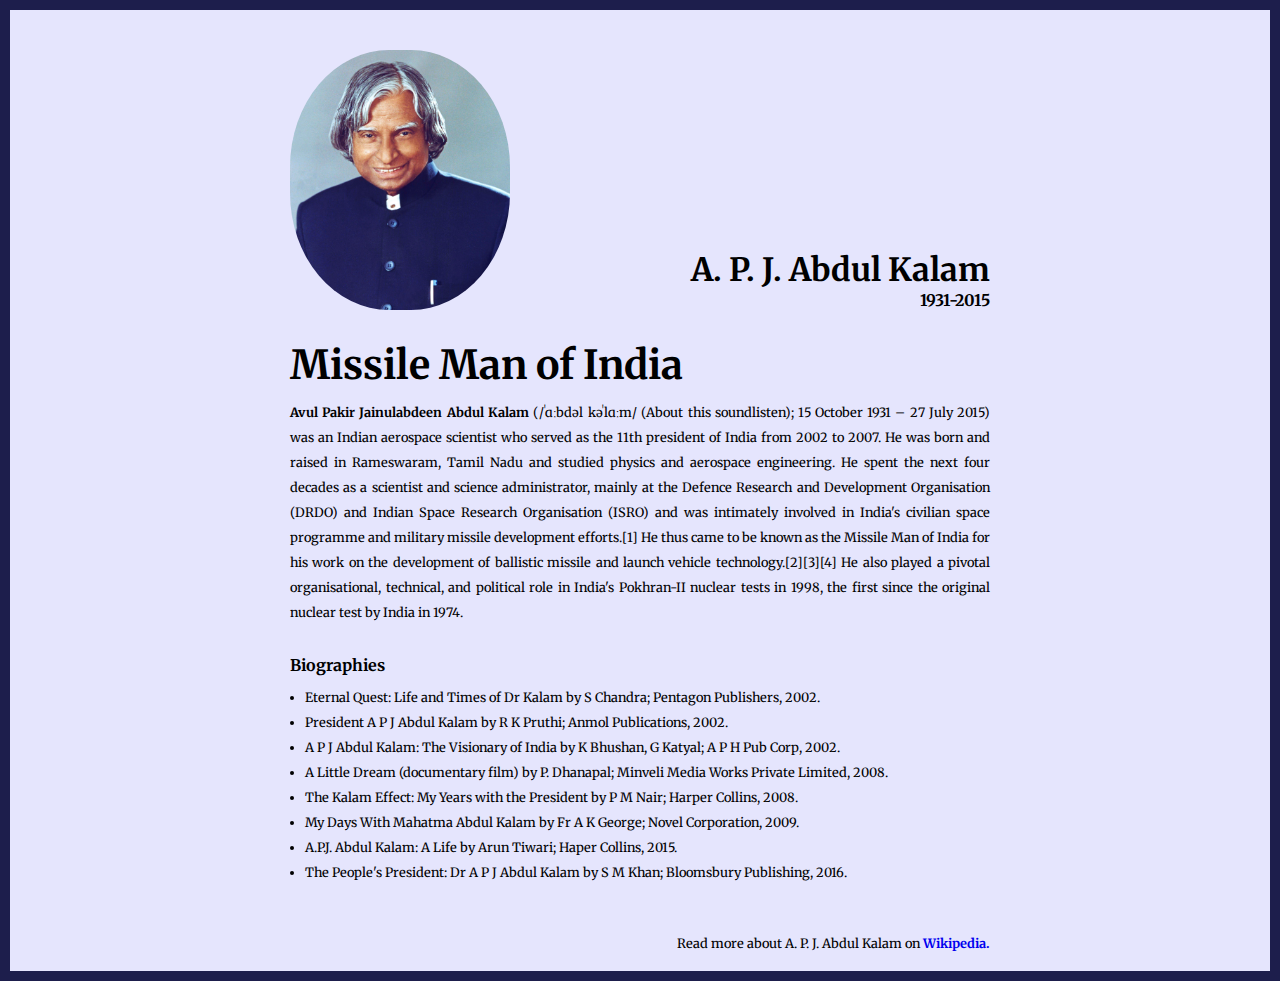
<file: Project 1/index.html>
<!DOCTYPE html>
<html lang="en">
<head>
    <meta charset="UTF-8">
    <meta name="viewport" content="width=device-width, initial-scale=1.0">
    <title>Missile Man of India</title>
    <link rel="stylesheet" href="style.css">
    <link href='https://fonts.googleapis.com/css?family=Merriweather' rel='stylesheet'>
</head>
<body>
   <div class="container">
        <div class="content">
            <section class="top-section">
                <div class="img-holder">
                    <img src="image.jpg" alt="tribute imgage">
                </div>
                <div>
                    <h1>A. P. J. Abdul Kalam</h1>
                    <h4>1931-2015</h4>
                </div>
            </section>
            <section class="about_section">
                <h2>Missile Man of India</h2>
                <p>
                    <b>Avul Pakir Jainulabdeen Abdul Kalam</b> (/ˈɑːbdəl kəˈlɑːm/ (About this soundlisten); 15 October 1931 – 27 July 2015) was an Indian aerospace scientist who served as the 11th president of India from 2002 to 2007. He was born and raised in Rameswaram, Tamil Nadu and studied physics and aerospace engineering. He spent the next four decades as a scientist and science administrator, mainly at the Defence Research and Development Organisation (DRDO) and Indian Space Research Organisation (ISRO) and was intimately involved in India's civilian space programme and military missile development efforts.[1] He thus came to be known as the Missile Man of India for his work on the development of ballistic missile and launch vehicle technology.[2][3][4] He also played a pivotal organisational, technical, and political role in India's Pokhran-II nuclear tests in 1998, the first since the original nuclear test by India in 1974.
                </p>
            </section>
            <section class="biography_section">
                <h4>Biographies</h4>
                <ul>
                    <li>Eternal Quest: Life and Times of Dr Kalam by S Chandra; Pentagon Publishers, 2002.</li>
                    <li>President A P J Abdul Kalam by R K Pruthi; Anmol Publications, 2002.</li>
                    <li>A P J Abdul Kalam: The Visionary of India by K Bhushan, G Katyal; A P H Pub Corp, 2002.</li>
                    <li>A Little Dream (documentary film) by P. Dhanapal; Minveli Media Works Private Limited, 2008.</li>
                    <li>The Kalam Effect: My Years with the President by P M Nair; Harper Collins, 2008.</li>
                    <li>My Days With Mahatma Abdul Kalam by Fr A K George; Novel Corporation, 2009.</li>
                    <li>A.P.J. Abdul Kalam: A Life by Arun Tiwari; Haper Collins, 2015.</li>
                    <li>The People's President: Dr A P J Abdul Kalam by S M Khan; Bloomsbury Publishing, 2016.</li>
                </ul>
                <p class="link">Read more about A. P. J. Abdul Kalam  on <a href="https://en.wikipedia.org/wiki/A._P._J._Abdul_Kalam">Wikipedia.</a></p>
            </section>
        </div>
   </div> 
</body>
</html>
</file>
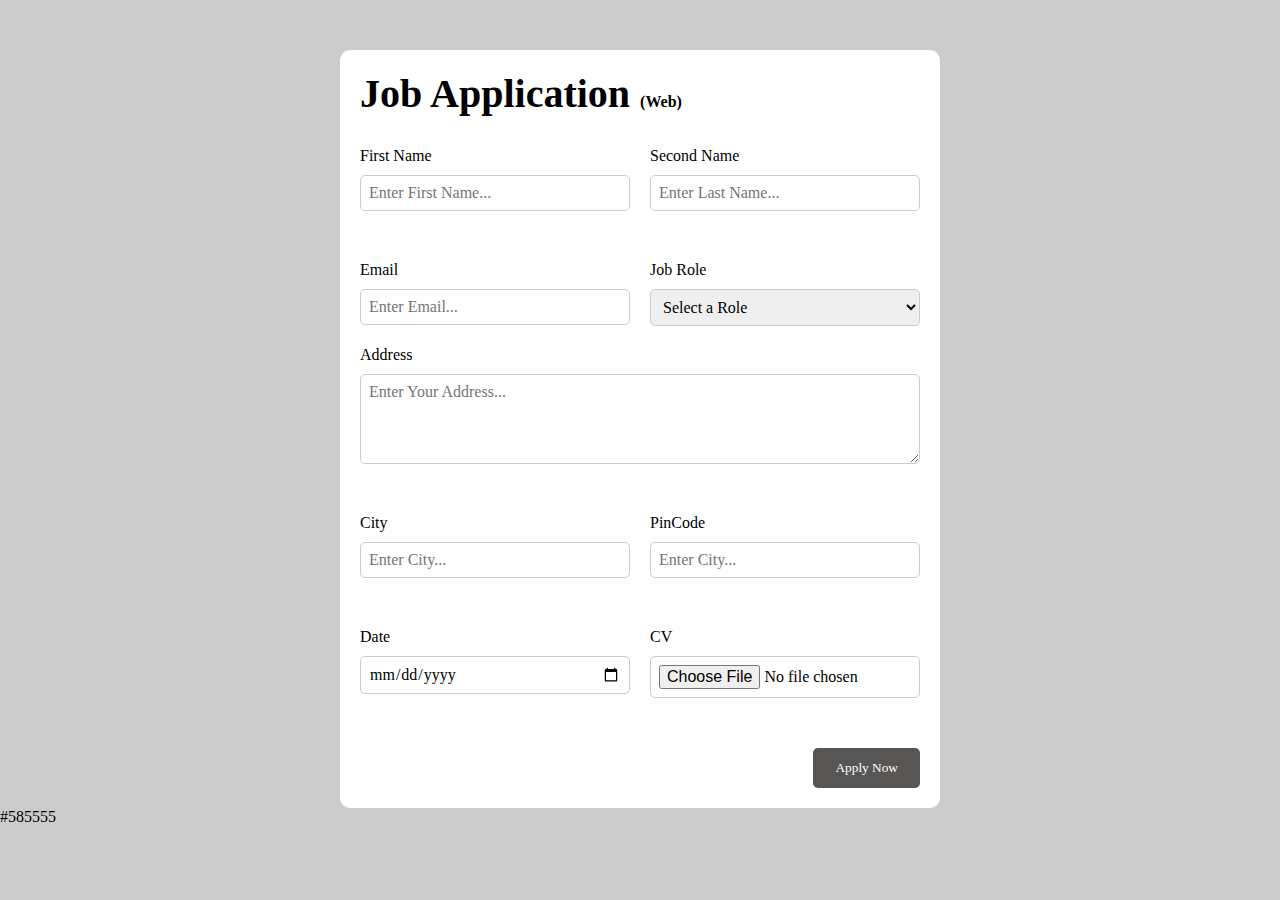
<file: Project 2/index.html>
<!DOCTYPE html>
<html lang="en">
<head>
    <meta charset="UTF-8">
    <meta name="viewport" content="width=device-width, initial-scale=1.0">
    <title>JOB FORM</title>
    <link rel="stylesheet" href="style.css">
</head>
<body>
    <div class="container">
        <div class="apply_box">
            <h1>Job Application <span class="small_title">(Web)</span></h1>
            <form action="">
                <div class="form_container">
                    <div class="form_control">
                        <label for="first_name">First Name</label>
                        <input type="text" id="first_name" name="first_name" placeholder="Enter First Name...">
                    </div>
                    <div class="form_control">
                        <label for="second_name">Second Name</label>
                        <input type="text" id="second_name" name="second_name" placeholder="Enter Last Name...">
                    </div>
                    <div class="form_control">
                        <label for="email">Email</label>
                        <input type="email" id="email" name="email" placeholder="Enter Email...">
                    </div>
                    <div class="form_control">
                        <label for="Job_Role">Job Role</label>
                        <select name="Job_Role" id="Job_Role">
                            <option value="">Select a Role</option>
                            <option value="frontend">FrontEnd Developer</option>
                            <option value="backend">BackEnd Developer</option>
                            <option value="fulstack">Full Stack Developer</option>
                            <option value="uiux">Ui-Ux Designer</option>
                        </select>
                    </div>
                    <div class="textarea_control">
                        <label for="address">Address</label>
                        <textarea  id="address" name="address" rows="4" cols="50" placeholder="Enter Your Address..."></textarea>
                    </div>
                    <div class="form_control">
                        <label for="city">City</label>
                        <input type="text" id="city" name="city" placeholder="Enter City...">
                    </div>
                    <div class="form_control">
                        <label for="city">PinCode</label>
                        <input type="number" id="city" name="city" placeholder="Enter City...">
                    </div>
                    <div class="form_control">
                        <label for="Date">Date</label>
                        <input type="date" id="date" name="Date">
                    </div>
                    <div class="form_control">
                        <label for="Upload">CV</label>
                        <input type="file" id="upload" name="Upload">
                    </div>
                </div>
                <div class="button_container">
                    <button type="submit">Apply Now</button>
                </div>
            </form>
        </div>
    </div>
</body>
</html>#585555
</file>
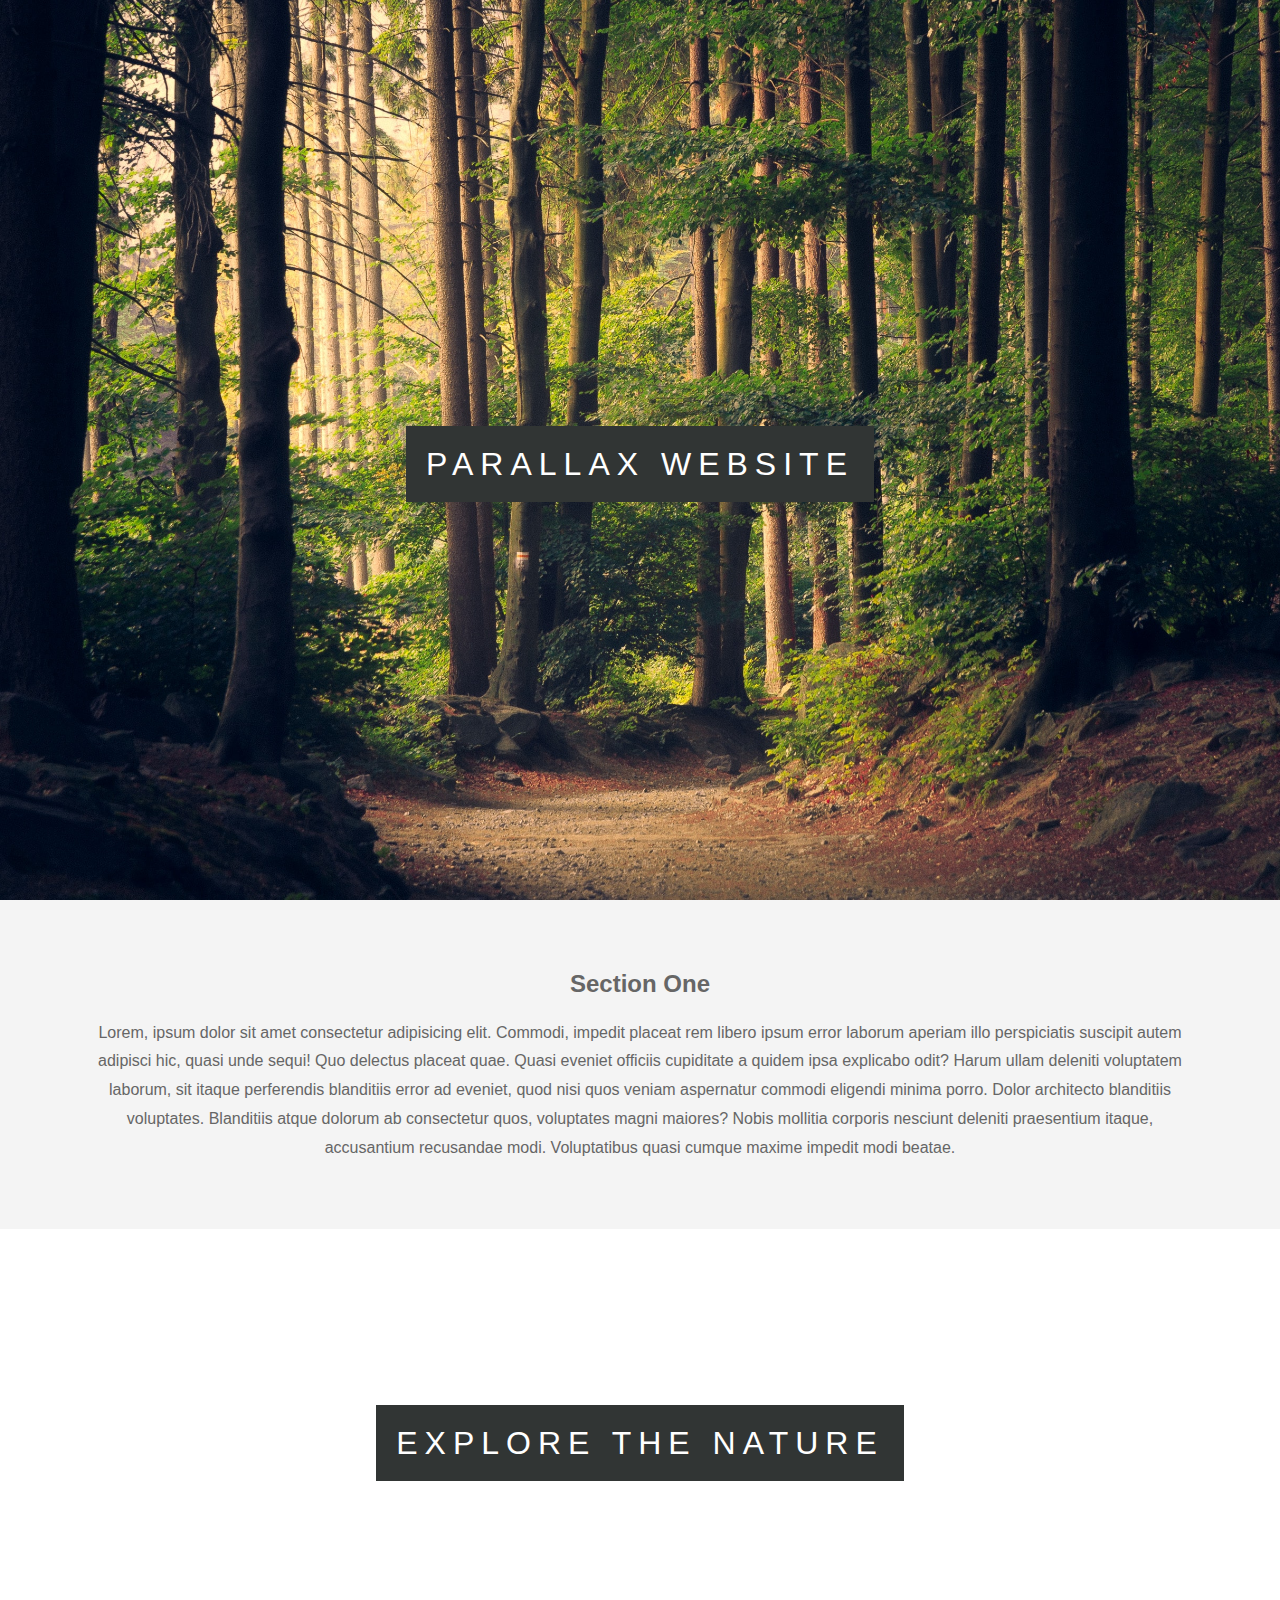
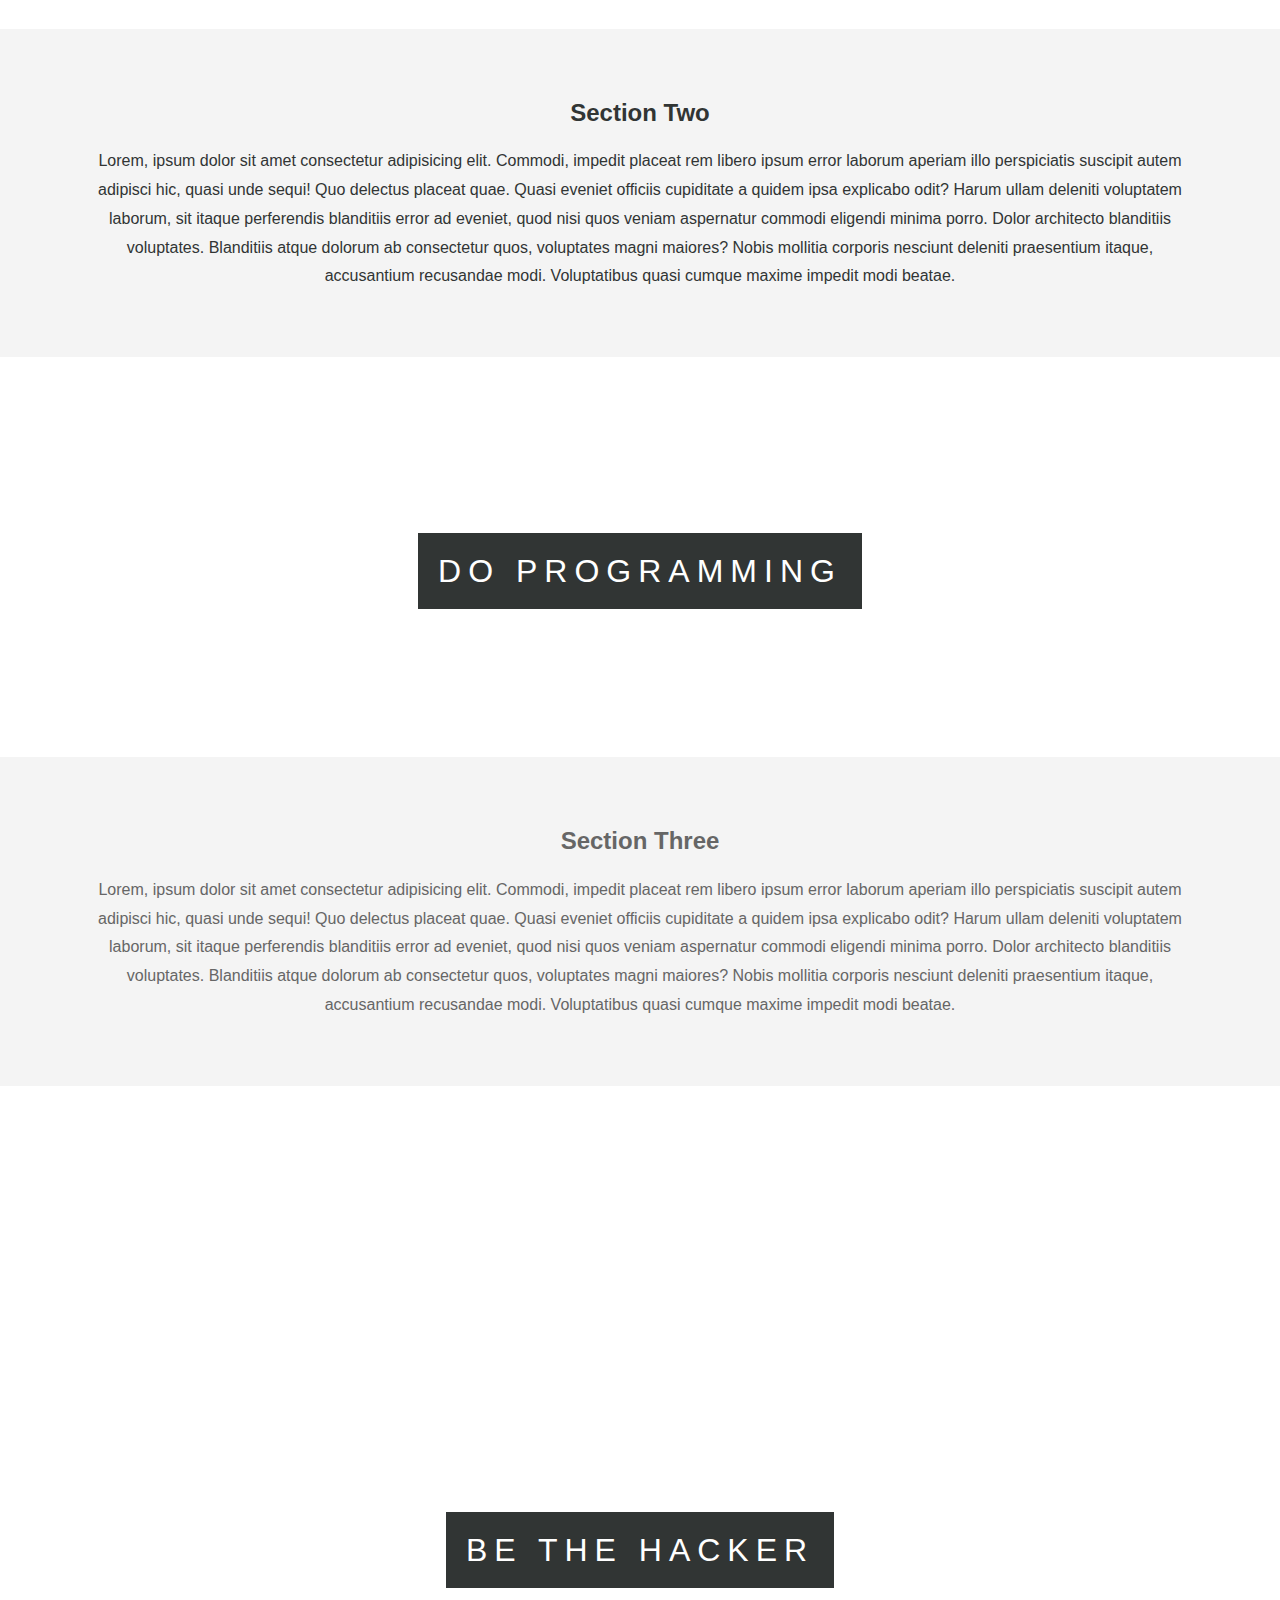
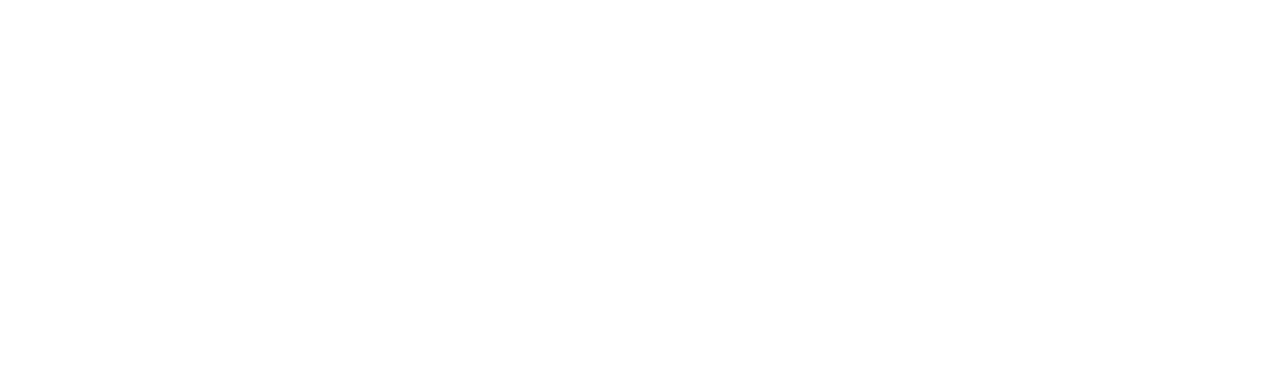
<file: Project 3/index.html>
<!DOCTYPE html>
<html lang="en">
<head>
    <meta charset="UTF-8">
    <meta name="viewport" content="width=device-width, initial-scale=1.0">
    <title>Parallax Website</title>
    <link rel="stylesheet" href="style.css">
</head>
<body>
    <section class="pimg pimg1">
        <div class="ptext">
            <span class="textBg">
                Parallax Website
            </span>
        </div>
    </section>
    <section class="section section-light">
        <h2>Section One</h2>
        <p>Lorem, ipsum dolor sit amet consectetur adipisicing elit. Commodi, impedit placeat rem libero ipsum error laborum aperiam illo perspiciatis suscipit autem adipisci hic, quasi unde sequi! Quo delectus placeat quae.
        Quasi eveniet officiis cupiditate a quidem ipsa explicabo odit? Harum ullam deleniti voluptatem laborum, sit itaque perferendis blanditiis error ad eveniet, quod nisi quos veniam aspernatur commodi eligendi minima porro.
        Dolor architecto blanditiis voluptates. Blanditiis atque dolorum ab consectetur quos, voluptates magni maiores? Nobis mollitia corporis nesciunt deleniti praesentium itaque, accusantium recusandae modi. Voluptatibus quasi cumque maxime impedit modi beatae.
        </p>
    </section>
    <section class="pimg pimg2">
        <div class="ptext">
            <span class="textBg">
            Explore The Nature
            </span>
        </div>
    </section>
    <section class="section section-dark">
        <h2>Section Two</h2>
        <p>Lorem, ipsum dolor sit amet consectetur adipisicing elit. Commodi, impedit placeat rem libero ipsum error laborum aperiam illo perspiciatis suscipit autem adipisci hic, quasi unde sequi! Quo delectus placeat quae.
        Quasi eveniet officiis cupiditate a quidem ipsa explicabo odit? Harum ullam deleniti voluptatem laborum, sit itaque perferendis blanditiis error ad eveniet, quod nisi quos veniam aspernatur commodi eligendi minima porro.
        Dolor architecto blanditiis voluptates. Blanditiis atque dolorum ab consectetur quos, voluptates magni maiores? Nobis mollitia corporis nesciunt deleniti praesentium itaque, accusantium recusandae modi. Voluptatibus quasi cumque maxime impedit modi beatae.
        </p>
    </section>
    <section class="pimg pimg3">
        <div class="ptext">
            <span class="textBg">
                DO Programming
            </span>
        </div>
    </section>
    <section class="section section-light">
        <h2>Section Three</h2>
        <p>Lorem, ipsum dolor sit amet consectetur adipisicing elit. Commodi, impedit placeat rem libero ipsum error laborum aperiam illo perspiciatis suscipit autem adipisci hic, quasi unde sequi! Quo delectus placeat quae.
        Quasi eveniet officiis cupiditate a quidem ipsa explicabo odit? Harum ullam deleniti voluptatem laborum, sit itaque perferendis blanditiis error ad eveniet, quod nisi quos veniam aspernatur commodi eligendi minima porro.
        Dolor architecto blanditiis voluptates. Blanditiis atque dolorum ab consectetur quos, voluptates magni maiores? Nobis mollitia corporis nesciunt deleniti praesentium itaque, accusantium recusandae modi. Voluptatibus quasi cumque maxime impedit modi beatae.
        </p>
    </section>
    <section class="pimg pimg1">
        <div class="ptext">
            <span class="textBg">
                Be the hacker
            </span>
        </div>
    </section>

</body>
</html>
</file>
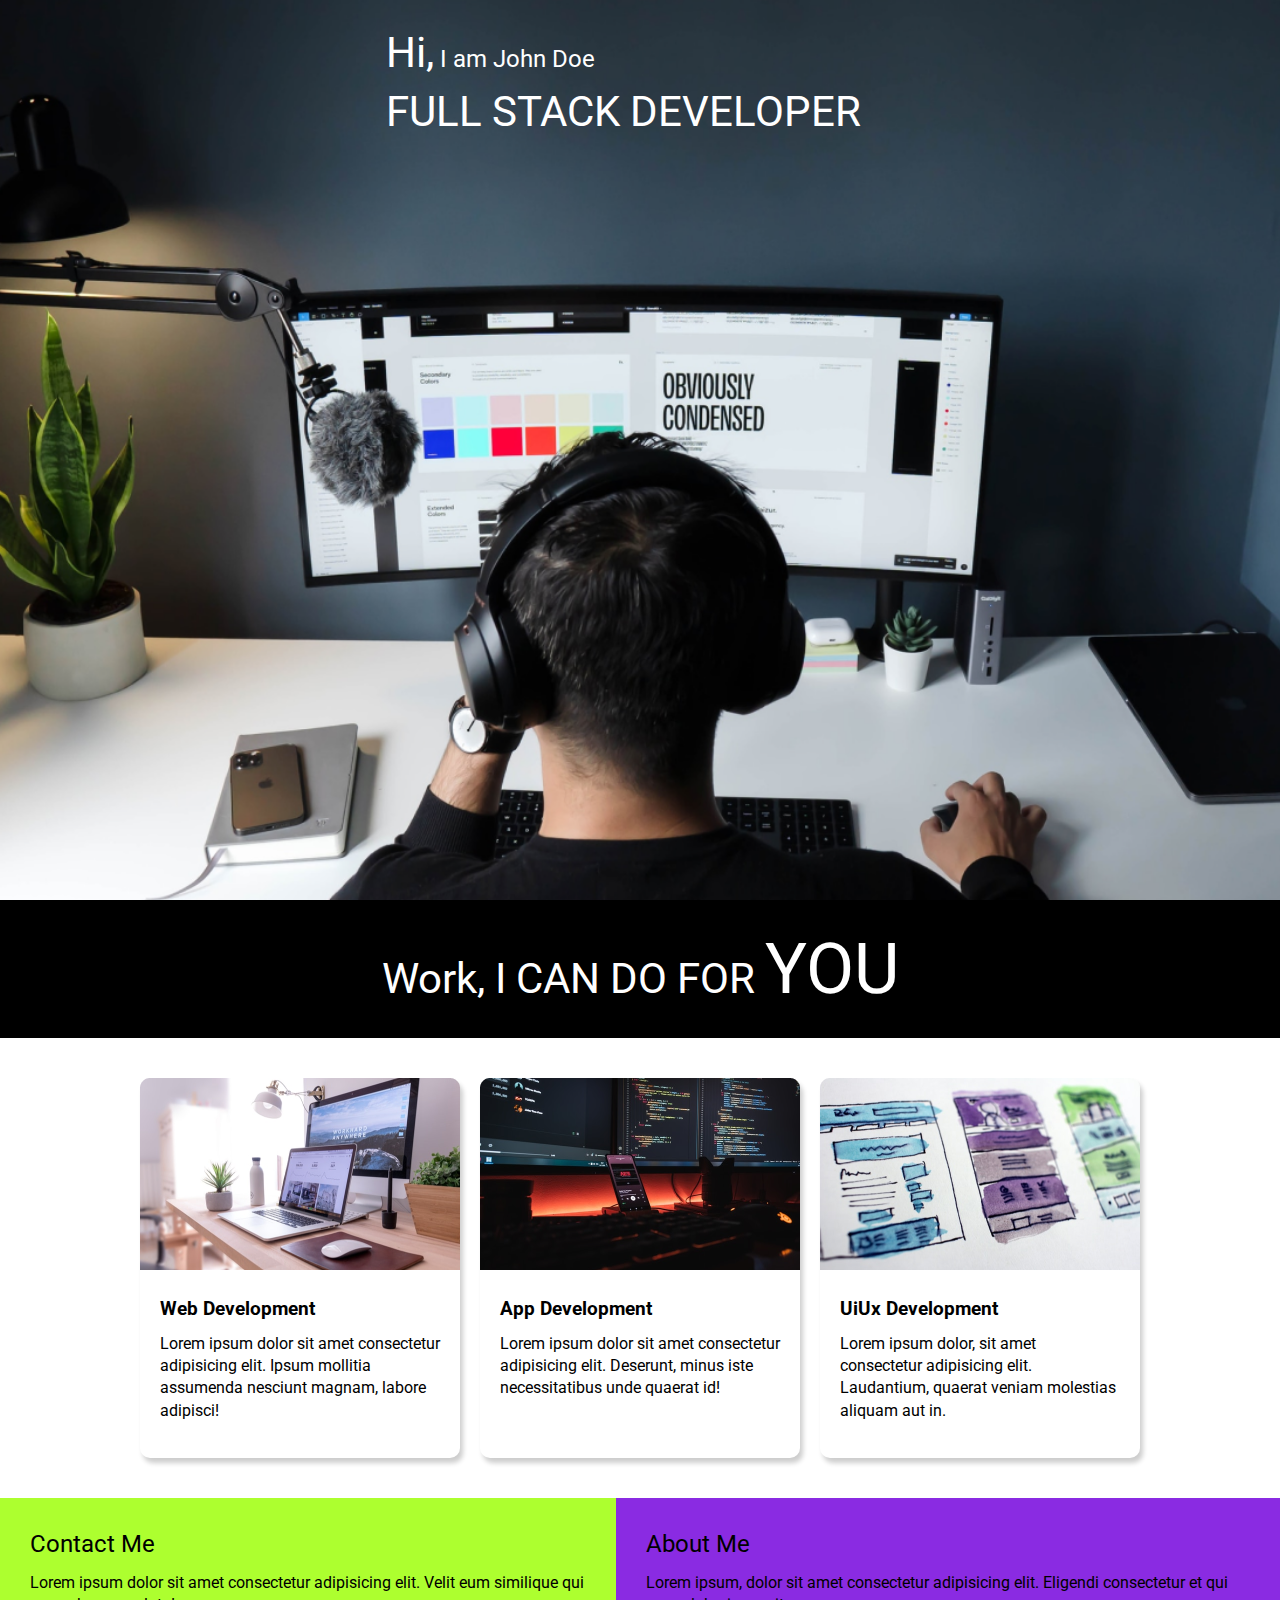
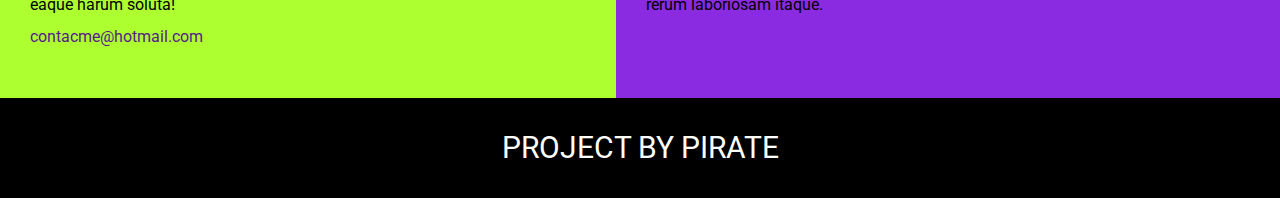
<file: Project 4/index.html>
<!DOCTYPE html>
<html lang="en">

<head>
    <meta charset="UTF-8">
    <meta name="viewport" content="width=device-width, initial-scale=1.0">
    <title>Developer | Landing Page</title>
    <link rel="stylesheet" href="style.css">
</head>

<body>
    <div class="section1">
        <div class="text_container">
            <h2><span class="big">Hi,</span> I am John Doe</h2>
            <h1 class="big">FULL STACK DEVELOPER</h1>
        </div>
    </div>
    <div class="section2">
        <div class="text_container2">
            <h1 class="big">Work, I CAN DO FOR <span class="extra_big">YOU</span></h1>
        </div>
    </div>
    <div class="section3">
        <div class="grid_items">
            <div class="card">
                <div class="image_container">
                    <img src="images/web.png" alt="web development">
                </div>
                <div class="card_content">
                    <h3>Web Development</h3>
                    <p class="text">Lorem ipsum dolor sit amet consectetur adipisicing elit. Ipsum mollitia assumenda
                        nesciunt magnam, labore adipisci!
                    </p>
                </div>
            </div>
        </div>
        <div class="grid_items">
            <div class="card">
                <div class="image_container">
                    <img src="images/mobile.png" alt="Mobile development">
                </div>
                <div class="card_content">
                    <h3>App Development</h3>
                    <p class="text">Lorem ipsum dolor sit amet consectetur adipisicing elit. Deserunt, minus iste
                        necessitatibus unde quaerat id!
                    </p>
                </div>
            </div>
        </div>
        <div class="grid_items">
            <div class="card">
                <div class="image_container">
                    <img src="images/uiux.png" alt="UIUX development">
                </div>
                <div class="card_content">
                    <h3>UiUx Development</h3>
                    <p class="text">Lorem ipsum dolor, sit amet consectetur adipisicing elit. Laudantium, quaerat veniam
                        molestias aliquam aut in.
                    </p>
                </div>
            </div>
        </div>
    </div>

    <div class="section4">
        <div class="contact">
            <h2>Contact Me</h2>
            <p class="text">Lorem ipsum dolor sit amet consectetur adipisicing elit. Velit eum similique qui eaque
                harum soluta!</p>
            <a href="">contacme@hotmail.com</a>
        </div>
        <div class="about">
            <h2>About Me</h2>
            <p class="text">Lorem ipsum, dolor sit amet consectetur adipisicing elit. Eligendi consectetur et qui
                rerum laboriosam itaque.</p>
        </div>
    </div>

    <div class="section5">
        <div class="text_container3">
            <h3>Project By Pirate</h3>
        </div>
    </div>
</body>
</html>
</file>
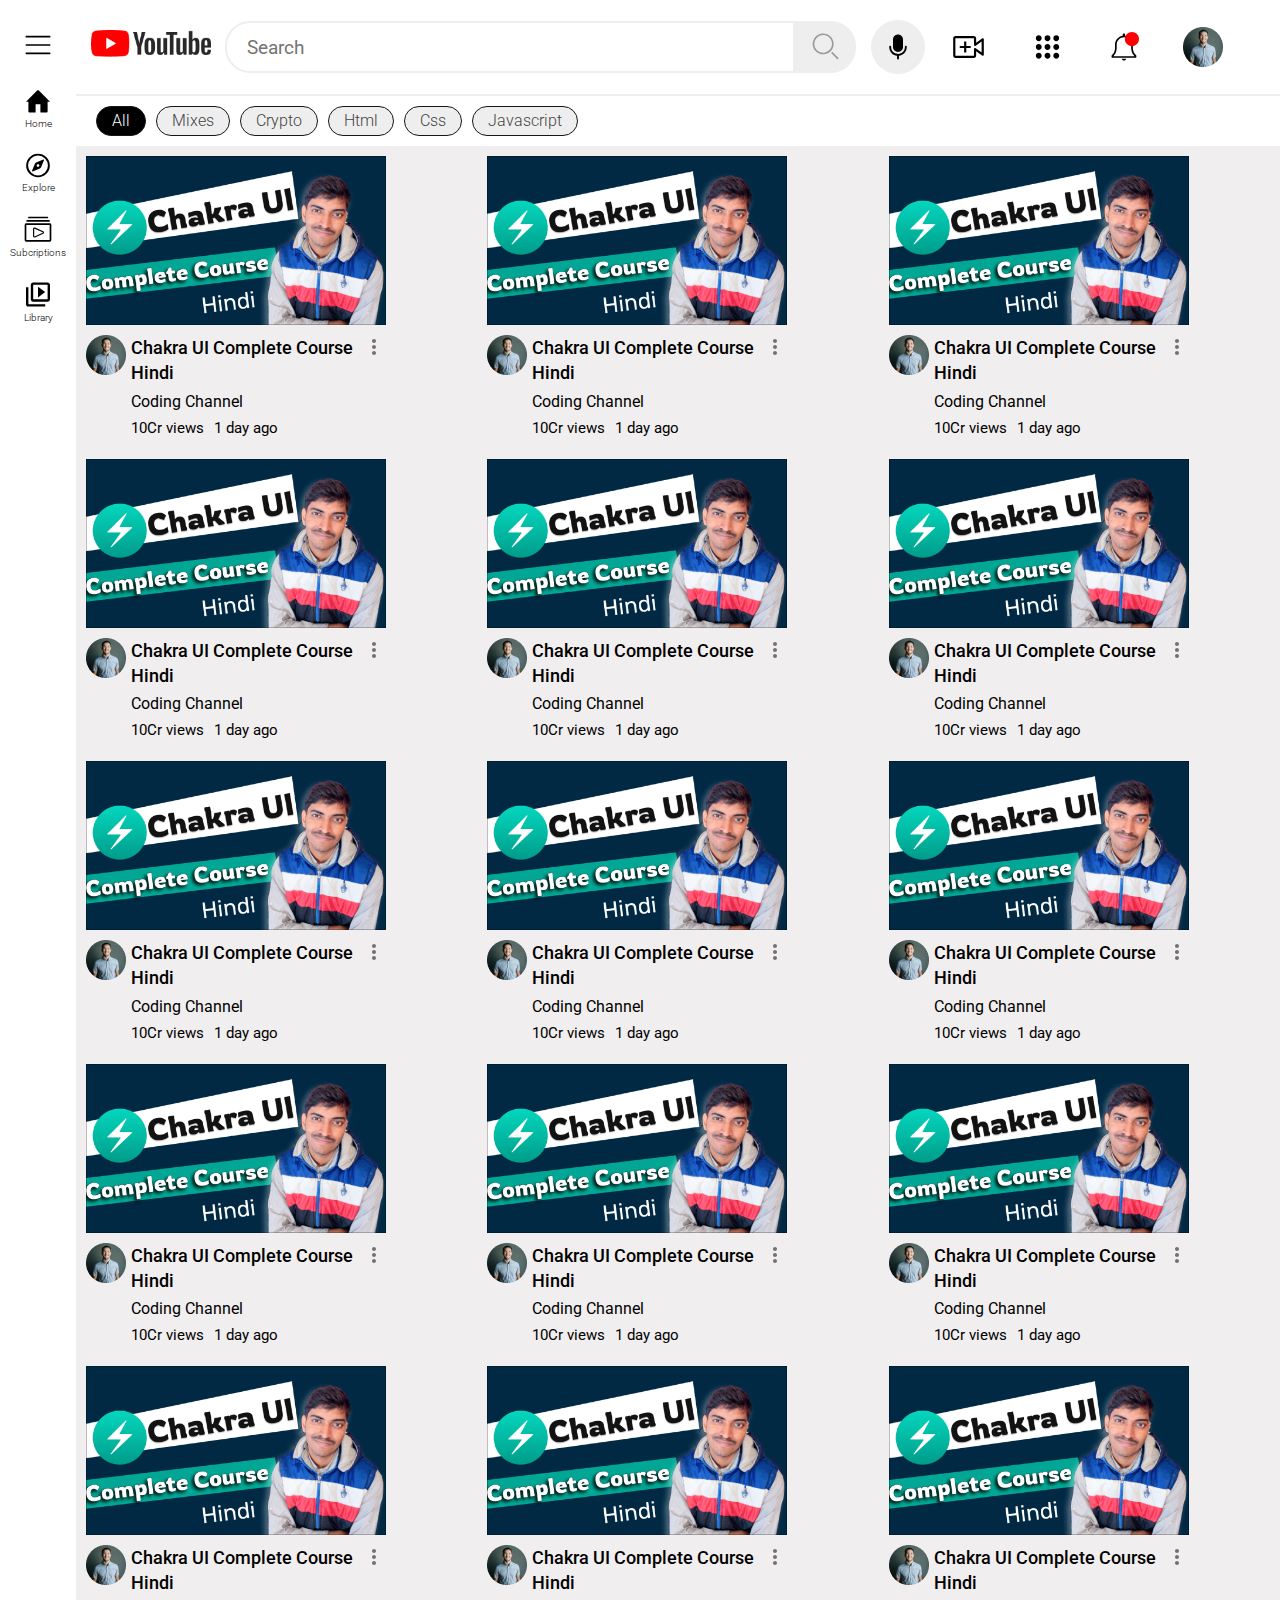
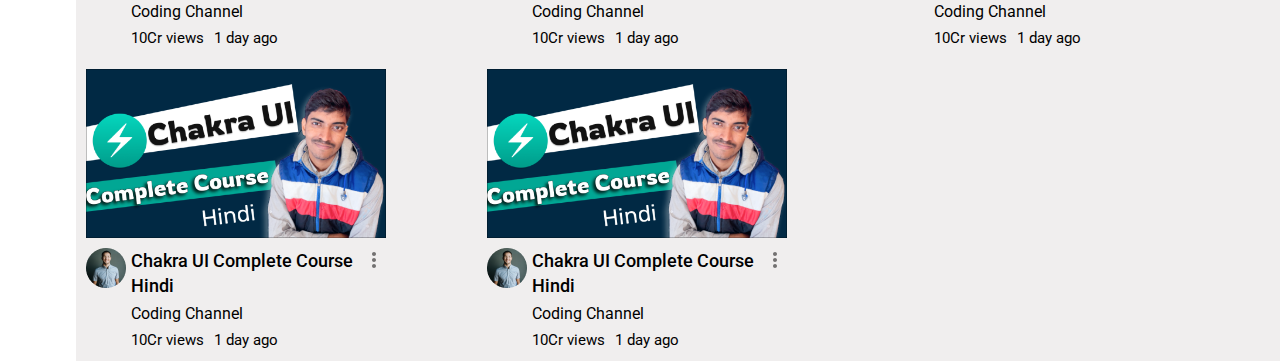
<file: Project 7/index.html>
<!DOCTYPE html>
<html lang="en">

<head>
    <meta charset="UTF-8">
    <meta name="viewport" content="width=device-width, initial-scale=1.0">
    <title>Youtube</title>
    <link rel="stylesheet" href="style.css">
</head>

<body>
    <div class="container">
        <aside>
            <div class="bars">
                <img src="icons/bars.svg" alt="baros">
            </div>
            <div class="side-icons">
                <i>
                    <img src="icons/home.svg" alt="">
                </i>
                <p>Home </p>
            </div>
            <div class="side-icons">
                <i>
                    <img src="icons/compass.svg" alt="">
                </i>
                <p>Explore</p>
            </div>
            <div class="side-icons">
                <i>
                    <img src="icons/video-gallary.svg" alt="">
                </i>
                <p>Subcriptions</p>
            </div>
            <div class="side-icons">
                <i>
                    <img src="icons/video-library.svg" alt="">
                </i>
                <p>Library</p>
            </div>
        </aside>
        <div class="main_container">
            <header>
                <nav>
                    <div class="logo">
                        <img src="images/youtube-logo.png" alt="Youtube">
                    </div>
                    <div class="center_nav">
                        <div class="search">
                            <input type="text" placeholder="Search">
                            <button>
                                <img src="icons/search.svg" alt="">
                            </button>
                        </div>
                        <div class="mic">
                            <img src="icons/mic.svg" alt="mic">
                        </div>
                    </div>
                    <div class="side_nav">
                        <i class="hover_effect">
                            <img src="icons/video-add.svg" alt="video">
                        </i>
                        <i class="hover_effect">
                            <img src="icons/dot-grid.svg" alt="grid">
                        </i>
                        <i class="hover_effect">
                            <img src="icons/bell.svg" alt="notification">
                        </i>
                        <i>
                            <img src="images/avatar.png" alt="avatar">
                        </i>

                    </div>
                </nav>
                <div class="tags">
                    <div class="tag dark">All</div>
                    <div class="tag light">Mixes</div>
                    <div class="tag light">Crypto</div>
                    <div class="tag light">Html</div>
                    <div class="tag light">Css</div>
                    <div class="tag light">Javascript</div>
                </div>
            </header>
            <main>
                <div class="card_container">
                    <div class="card">
                        <img src="images/thumbnail.png" alt="thumbail">
                        <div class="avatar_content">
                        <div class="avater">
                            <img src="images/avatar.png" alt="avatar">
                        </div>
                        <div class="content">
                            <h3>Chakra UI Complete Course Hindi</h3>
                            <p class="channel_name">Coding Channel</p>
                            <div class="content_status">
                                <p>10Cr views</p>
                                <p>1 day ago </p>
                            </div>
                        </div>
                        <div class="dots">
                            <img src="icons/dots.svg" alt="dot">
                        </div>
                    </div>
                    </div>
                    <div class="card">
                        <img src="images/thumbnail.png" alt="thumbail">
                        <div class="avatar_content">
                        <div class="avater">
                            <img src="images/avatar.png" alt="avatar">
                        </div>
                        <div class="content">
                            <h3>Chakra UI Complete Course Hindi</h3>
                            <p class="channel_name">Coding Channel</p>
                            <div class="content_status">
                                <p>10Cr views</p>
                                <p>1 day ago </p>
                            </div>
                        </div>
                        <div class="dots">
                            <img src="icons/dots.svg" alt="dot">
                        </div>
                    </div>
                    </div>
                    <div class="card">
                        <img src="images/thumbnail.png" alt="thumbail">
                        <div class="avatar_content">
                        <div class="avater">
                            <img src="images/avatar.png" alt="avatar">
                        </div>
                        <div class="content">
                            <h3>Chakra UI Complete Course Hindi</h3>
                            <p class="channel_name">Coding Channel</p>
                            <div class="content_status">
                                <p>10Cr views</p>
                                <p>1 day ago </p>
                            </div>
                        </div>
                        <div class="dots">
                            <img src="icons/dots.svg" alt="dot">
                        </div>
                    </div>
                    </div>
                    <div class="card">
                        <img src="images/thumbnail.png" alt="thumbail">
                        <div class="avatar_content">
                        <div class="avater">
                            <img src="images/avatar.png" alt="avatar">
                        </div>
                        <div class="content">
                            <h3>Chakra UI Complete Course Hindi</h3>
                            <p class="channel_name">Coding Channel</p>
                            <div class="content_status">
                                <p>10Cr views</p>
                                <p>1 day ago </p>
                            </div>
                        </div>
                        <div class="dots">
                            <img src="icons/dots.svg" alt="dot">
                        </div>
                    </div>
                    </div>
                    <div class="card">
                        <img src="images/thumbnail.png" alt="thumbail">
                        <div class="avatar_content">
                        <div class="avater">
                            <img src="images/avatar.png" alt="avatar">
                        </div>
                        <div class="content">
                            <h3>Chakra UI Complete Course Hindi</h3>
                            <p class="channel_name">Coding Channel</p>
                            <div class="content_status">
                                <p>10Cr views</p>
                                <p>1 day ago </p>
                            </div>
                        </div>
                        <div class="dots">
                            <img src="icons/dots.svg" alt="dot">
                        </div>
                    </div>
                    </div>
                    <div class="card">
                        <img src="images/thumbnail.png" alt="thumbail">
                        <div class="avatar_content">
                        <div class="avater">
                            <img src="images/avatar.png" alt="avatar">
                        </div>
                        <div class="content">
                            <h3>Chakra UI Complete Course Hindi</h3>
                            <p class="channel_name">Coding Channel</p>
                            <div class="content_status">
                                <p>10Cr views</p>
                                <p>1 day ago </p>
                            </div>
                        </div>
                        <div class="dots">
                            <img src="icons/dots.svg" alt="dot">
                        </div>
                    </div>
                    </div>
                    <div class="card">
                        <img src="images/thumbnail.png" alt="thumbail">
                        <div class="avatar_content">
                        <div class="avater">
                            <img src="images/avatar.png" alt="avatar">
                        </div>
                        <div class="content">
                            <h3>Chakra UI Complete Course Hindi</h3>
                            <p class="channel_name">Coding Channel</p>
                            <div class="content_status">
                                <p>10Cr views</p>
                                <p>1 day ago </p>
                            </div>
                        </div>
                        <div class="dots">
                            <img src="icons/dots.svg" alt="dot">
                        </div>
                    </div>
                    </div>
                    <div class="card">
                        <img src="images/thumbnail.png" alt="thumbail">
                        <div class="avatar_content">
                        <div class="avater">
                            <img src="images/avatar.png" alt="avatar">
                        </div>
                        <div class="content">
                            <h3>Chakra UI Complete Course Hindi</h3>
                            <p class="channel_name">Coding Channel</p>
                            <div class="content_status">
                                <p>10Cr views</p>
                                <p>1 day ago </p>
                            </div>
                        </div>
                        <div class="dots">
                            <img src="icons/dots.svg" alt="dot">
                        </div>
                    </div>
                    </div>
                    <div class="card">
                        <img src="images/thumbnail.png" alt="thumbail">
                        <div class="avatar_content">
                        <div class="avater">
                            <img src="images/avatar.png" alt="avatar">
                        </div>
                        <div class="content">
                            <h3>Chakra UI Complete Course Hindi</h3>
                            <p class="channel_name">Coding Channel</p>
                            <div class="content_status">
                                <p>10Cr views</p>
                                <p>1 day ago </p>
                            </div>
                        </div>
                        <div class="dots">
                            <img src="icons/dots.svg" alt="dot">
                        </div>
                    </div>
                    </div>
                    <div class="card">
                        <img src="images/thumbnail.png" alt="thumbail">
                        <div class="avatar_content">
                        <div class="avater">
                            <img src="images/avatar.png" alt="avatar">
                        </div>
                        <div class="content">
                            <h3>Chakra UI Complete Course Hindi</h3>
                            <p class="channel_name">Coding Channel</p>
                            <div class="content_status">
                                <p>10Cr views</p>
                                <p>1 day ago </p>
                            </div>
                        </div>
                        <div class="dots">
                            <img src="icons/dots.svg" alt="dot">
                        </div>
                    </div>
                    </div>
                    <div class="card">
                        <img src="images/thumbnail.png" alt="thumbail">
                        <div class="avatar_content">
                        <div class="avater">
                            <img src="images/avatar.png" alt="avatar">
                        </div>
                        <div class="content">
                            <h3>Chakra UI Complete Course Hindi</h3>
                            <p class="channel_name">Coding Channel</p>
                            <div class="content_status">
                                <p>10Cr views</p>
                                <p>1 day ago </p>
                            </div>
                        </div>
                        <div class="dots">
                            <img src="icons/dots.svg" alt="dot">
                        </div>
                    </div>
                    </div>
                    <div class="card">
                        <img src="images/thumbnail.png" alt="thumbail">
                        <div class="avatar_content">
                        <div class="avater">
                            <img src="images/avatar.png" alt="avatar">
                        </div>
                        <div class="content">
                            <h3>Chakra UI Complete Course Hindi</h3>
                            <p class="channel_name">Coding Channel</p>
                            <div class="content_status">
                                <p>10Cr views</p>
                                <p>1 day ago </p>
                            </div>
                        </div>
                        <div class="dots">
                            <img src="icons/dots.svg" alt="dot">
                        </div>
                    </div>
                    </div>
                    <div class="card">
                        <img src="images/thumbnail.png" alt="thumbail">
                        <div class="avatar_content">
                        <div class="avater">
                            <img src="images/avatar.png" alt="avatar">
                        </div>
                        <div class="content">
                            <h3>Chakra UI Complete Course Hindi</h3>
                            <p class="channel_name">Coding Channel</p>
                            <div class="content_status">
                                <p>10Cr views</p>
                                <p>1 day ago </p>
                            </div>
                        </div>
                        <div class="dots">
                            <img src="icons/dots.svg" alt="dot">
                        </div>
                    </div>
                    </div>
                    <div class="card">
                        <img src="images/thumbnail.png" alt="thumbail">
                        <div class="avatar_content">
                        <div class="avater">
                            <img src="images/avatar.png" alt="avatar">
                        </div>
                        <div class="content">
                            <h3>Chakra UI Complete Course Hindi</h3>
                            <p class="channel_name">Coding Channel</p>
                            <div class="content_status">
                                <p>10Cr views</p>
                                <p>1 day ago </p>
                            </div>
                        </div>
                        <div class="dots">
                            <img src="icons/dots.svg" alt="dot">
                        </div>
                    </div>
                    </div>
                    <div class="card">
                        <img src="images/thumbnail.png" alt="thumbail">
                        <div class="avatar_content">
                        <div class="avater">
                            <img src="images/avatar.png" alt="avatar">
                        </div>
                        <div class="content">
                            <h3>Chakra UI Complete Course Hindi</h3>
                            <p class="channel_name">Coding Channel</p>
                            <div class="content_status">
                                <p>10Cr views</p>
                                <p>1 day ago </p>
                            </div>
                        </div>
                        <div class="dots">
                            <img src="icons/dots.svg" alt="dot">
                        </div>
                    </div>
                    </div>
                    <div class="card">
                        <img src="images/thumbnail.png" alt="thumbail">
                        <div class="avatar_content">
                        <div class="avater">
                            <img src="images/avatar.png" alt="avatar">
                        </div>
                        <div class="content">
                            <h3>Chakra UI Complete Course Hindi</h3>
                            <p class="channel_name">Coding Channel</p>
                            <div class="content_status">
                                <p>10Cr views</p>
                                <p>1 day ago </p>
                            </div>
                        </div>
                        <div class="dots">
                            <img src="icons/dots.svg" alt="dot">
                        </div>
                    </div>
                    </div>
                    <div class="card">
                        <img src="images/thumbnail.png" alt="thumbail">
                        <div class="avatar_content">
                        <div class="avater">
                            <img src="images/avatar.png" alt="avatar">
                        </div>
                        <div class="content">
                            <h3>Chakra UI Complete Course Hindi</h3>
                            <p class="channel_name">Coding Channel</p>
                            <div class="content_status">
                                <p>10Cr views</p>
                                <p>1 day ago </p>
                            </div>
                        </div>
                        <div class="dots">
                            <img src="icons/dots.svg" alt="dot">
                        </div>
                    </div>
                    </div>
                    
                </div>
            </main>
        </div>
    </div>

</body>

</html>
</file>
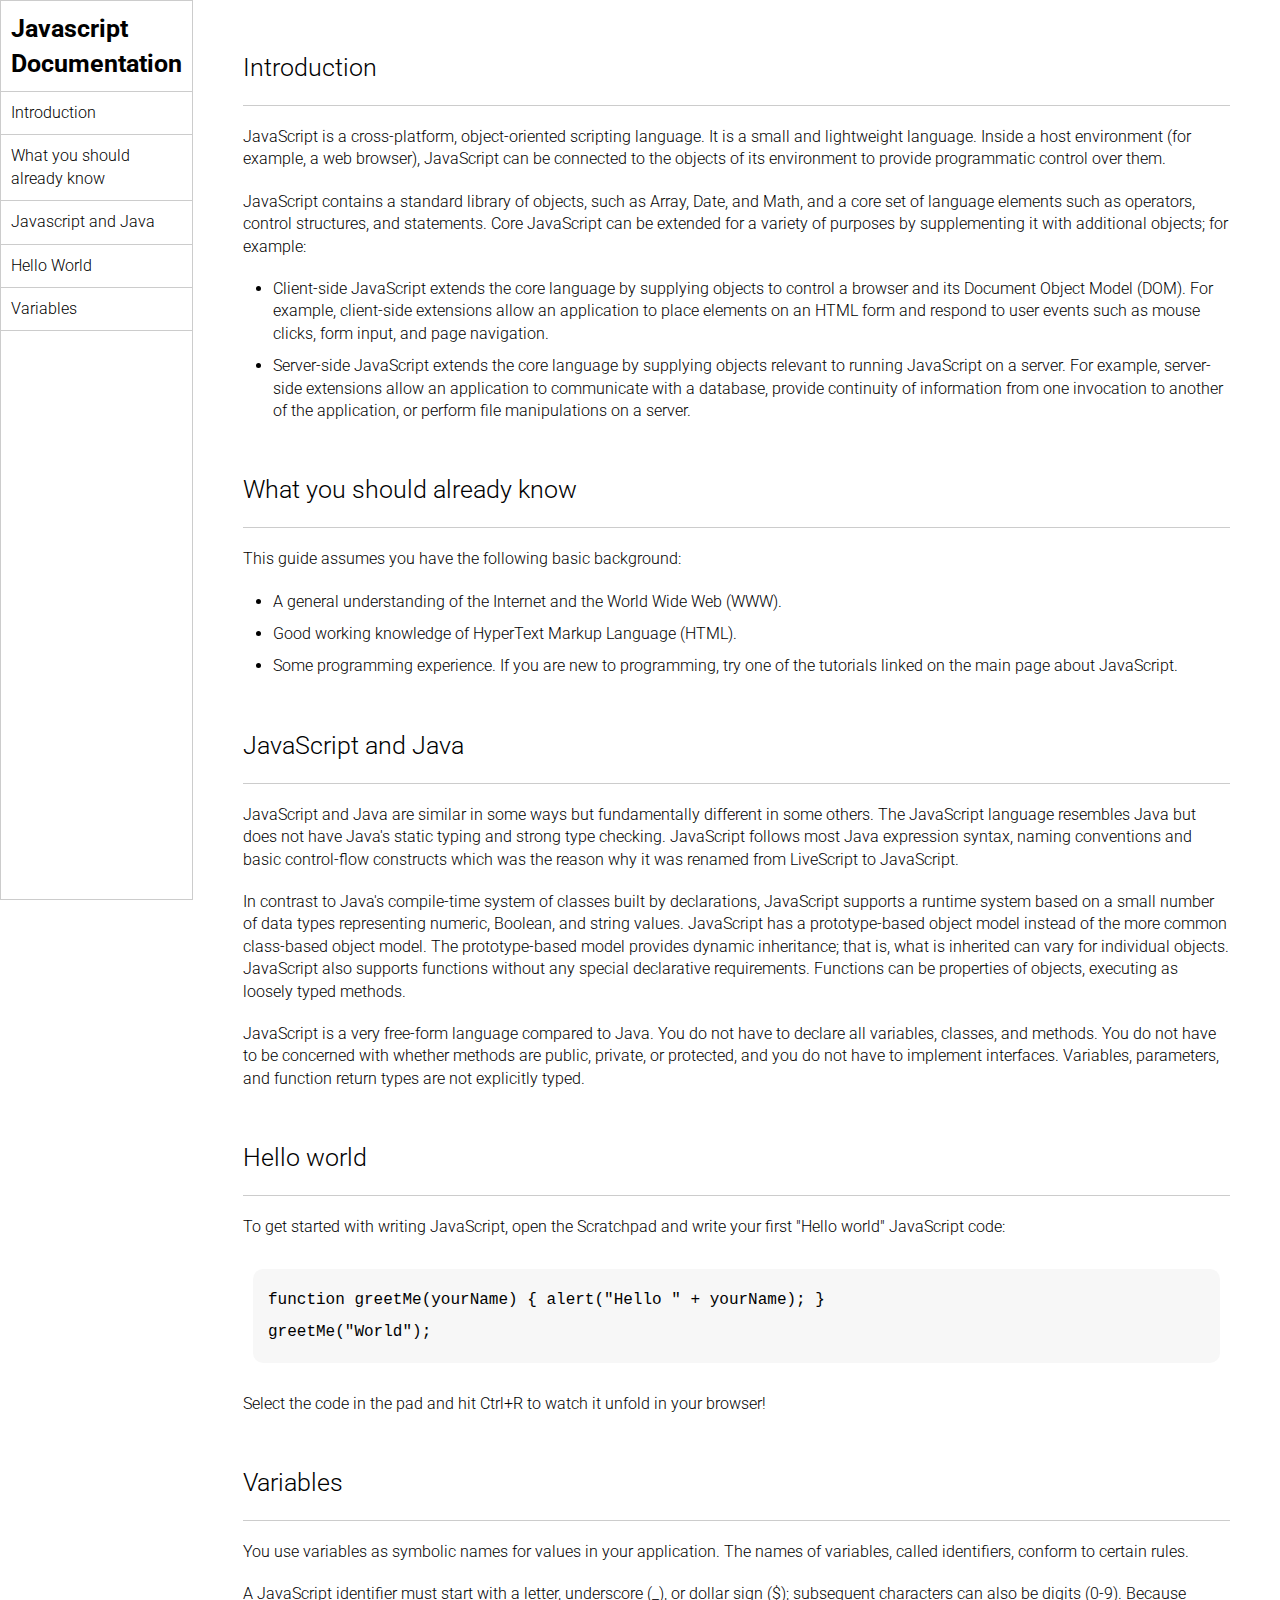
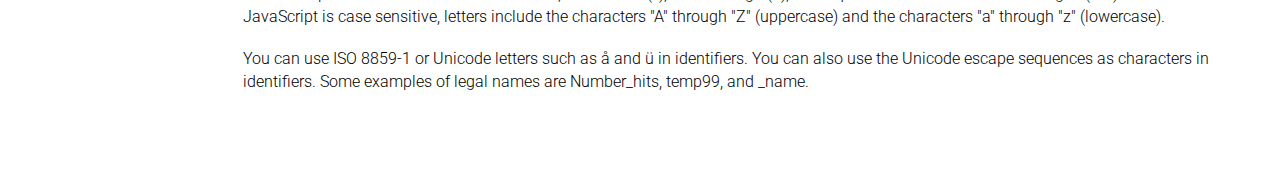
<file: Project 8/index.html>
<!DOCTYPE html>
<html lang="en">

<head>
    <meta charset="UTF-8">
    <meta name="viewport" content="width=device-width, initial-scale=1.0">
    <title>Documentation</title>
    <link rel="stylesheet" href="style.css">
</head>

<body>
    <header>
        <nav>
            <h1>Javascript Documentation</h1>
            <ul>
                <a href="#Introduction">
                    <li>Introduction</li>
                </a>
                <a href="#what_you_should_already_know">
                    <li>What you should already know</li>
                </a>
                <a href="#Javascript_and _Java">
                    <li>Javascript and Java</li>
                </a>
                <a href="#Hello_world">
                    <li>Hello World</li>
                </a>
                <a href="#Variable">
                    <li>Variables</li>
                </a>
            </ul>
        </nav>
    </header>
    <main>
        <section id="Introduction">
            <h2>Introduction</h2>
            <article>
                <p>
                    JavaScript is a cross-platform, object-oriented scripting language.
                    It is a small and lightweight language. Inside a host environment
                    (for example, a web browser), JavaScript can be connected to the
                    objects of its environment to provide programmatic control over
                    them.
                </p>

                <p>
                    JavaScript contains a standard library of objects, such as Array,
                    Date, and Math, and a core set of language elements such as
                    operators, control structures, and statements. Core JavaScript can
                    be extended for a variety of purposes by supplementing it with
                    additional objects; for example:
                </p>
                <ul>
                    <li>
                        Client-side JavaScript extends the core language by supplying
                        objects to control a browser and its Document Object Model (DOM).
                        For example, client-side extensions allow an application to place
                        elements on an HTML form and respond to user events such as mouse
                        clicks, form input, and page navigation.
                    </li>
                    <li>
                        Server-side JavaScript extends the core language by supplying
                        objects relevant to running JavaScript on a server. For example,
                        server-side extensions allow an application to communicate with a
                        database, provide continuity of information from one invocation to
                        another of the application, or perform file manipulations on a
                        server.
                    </li>
                </ul>
            </article>
        </section>
        <section id="What_you_should_already_know">
        <h2>What you should already know</h2>
        <article>
          <p>This guide assumes you have the following basic background:</p>

          <ul>
            <li>
              A general understanding of the Internet and the World Wide Web
              (WWW).
            </li>
            <li>Good working knowledge of HyperText Markup Language (HTML).</li>
            <li>
              Some programming experience. If you are new to programming, try
              one of the tutorials linked on the main page about JavaScript.
            </li>
          </ul>
        </article>
      </section>
      <section id="JavaScript_and_Java">
        <h2>JavaScript and Java</h2>
        <article>
          <p>
            JavaScript and Java are similar in some ways but fundamentally
            different in some others. The JavaScript language resembles Java but
            does not have Java's static typing and strong type checking.
            JavaScript follows most Java expression syntax, naming conventions
            and basic control-flow constructs which was the reason why it was
            renamed from LiveScript to JavaScript.
          </p>

          <p>
            In contrast to Java's compile-time system of classes built by
            declarations, JavaScript supports a runtime system based on a small
            number of data types representing numeric, Boolean, and string
            values. JavaScript has a prototype-based object model instead of the
            more common class-based object model. The prototype-based model
            provides dynamic inheritance; that is, what is inherited can vary
            for individual objects. JavaScript also supports functions without
            any special declarative requirements. Functions can be properties of
            objects, executing as loosely typed methods.
          </p>
          <p>
            JavaScript is a very free-form language compared to Java. You do not
            have to declare all variables, classes, and methods. You do not have
            to be concerned with whether methods are public, private, or
            protected, and you do not have to implement interfaces. Variables,
            parameters, and function return types are not explicitly typed.
          </p>
        </article>
      </section>
      <section id="Hello_world">
        <h2>Hello world</h2>
        <article>
          To get started with writing JavaScript, open the Scratchpad and write
          your first "Hello world" JavaScript code:

            <code>function greetMe(yourName) { alert("Hello " + yourName); }
            greetMe("World");
          </code>


          Select the code in the pad and hit Ctrl+R to watch it unfold in your
          browser!
        </article>
      </section>
      <section id="Variables">
        <h2>Variables</h2>
        <article>
          <p>
            You use variables as symbolic names for values in your application.
            The names of variables, called identifiers, conform to certain
            rules.
          </p>
          <p>
            A JavaScript identifier must start with a letter, underscore (_), or
            dollar sign ($); subsequent characters can also be digits (0-9).
            Because JavaScript is case sensitive, letters include the characters
            "A" through "Z" (uppercase) and the characters "a" through "z"
            (lowercase).
          </p>
          <p>
            You can use ISO 8859-1 or Unicode letters such as å and ü in
            identifiers. You can also use the Unicode escape sequences as
            characters in identifiers. Some examples of legal names are
            Number_hits, temp99, and _name.
          </p>
        </article>
      </section>
    </main>
</body>

</html>
</file>
<file: Project 1/style.css>
*{
    font-family: Merriweather;
    margin: 0;
    padding: 0;
    box-sizing: border-box;
}
.container{
    background-color: #E5E5FD;
    min-height: 100vh; 
    border: 10px solid #1D1E4C;
}
.content{
    max-width: 700px;
    margin: 0 auto;
}
.top-section{
    display: flex;
    justify-content: space-between;
    align-items: end;
    margin-top: 40px;
}
.img-holder, img{
    height: 260px;
    width: 220px;
}
.img-holder{
    border-top-right-radius: 45%;
    border-top-left-radius: 45%;
    border-bottom-right-radius: 45%;
    border-bottom-left-radius: 45%;
    overflow: hidden;
}
.top-section h1{
    font-size: 2rem;
    font-weight: bold;
}
.top-section h4{
    text-align: end;
    font-size: 1rem;
}

.about_section{
    margin-top: 30px;
}

.about_section h2{
    font-size: 2.5rem;
}
.about_section p{
    font-size: .8rem;
    margin-top: 10px;
    text-align: justify;
    line-height: 25px;
}

.biography_section h4{
    margin-top: 30px;
    font-size: 1rem;
}
ul{ 
    font-size: .8rem;
    margin-top: 10px;
    margin-left: 15px;
    line-height: 25px;
}

.link{
    font-size: .8rem;
    margin-top: 50px;
    margin-bottom: 20px;
    text-align: right;
}
.link a{
    font-weight: bold;
    text-decoration: none;
}
</file>
<file: Project 2/style.css>
*{
    margin: 0;
    padding: 0;
    box-sizing: border-box;
    font-family: inter;
}

body{
    background-color: #ccc;
}
.container{
    max-width: 900px;
    margin:0 auto;
}
.apply_box{
    background-color: white;
    max-width: 600px;
    padding: 20px;
    margin: 0 auto;
    margin-top: 50px;
    border-radius: 10px;
    box-shadow: 40 30 50 rgba(1, 1, 1, 0.5);
}
h1{
    font-size: 2.5rem;
}
.small_title{
    font-size: 1rem;
}
.form_container{
    display: grid;
    grid-template-columns: repeat(auto-fit, minmax(250px, 1fr));
    gap: 20px;
}
.form_control{
    display: flex;
    flex-direction: column;
    margin-top: 30px;
}

label{
    margin-bottom: 10px;
    font-size: 1rem;
}

input, textarea, select{
    padding: 8px;
    font-size: 1rem;
    border: 1px solid #ccc;
    border-radius: 5px;
}

input:focus{
    outline: 1px solid rgb(14, 254, 14);
}

.button_container{
    display: flex;
    justify-content: end;
    margin-top: 50px;
}
button{
    color:white;
    background-color: #585555;
    border:2px transparent solid ;
    padding: 10px 20px;
    border-radius: 5px;
    transition: 0.4s ease-in;
}

button:hover{
    background-color: rgb(8, 167, 61);
    border: 2px solid black;
    transition: .4s ease-out;
}

.textarea_control{
    grid-column:1/3;
    display: flex;
    flex-direction: column;
}

@media (max-width:600px){
    .textarea_control{
        grid-column: 1/1;
    }
}
</file>
<file: Project 3/style.css>
html, body{
    height: 100%;
    margin: 0;font-size: 16px;
    font-family: "Lato", sans-serif;
    font-weight: 400;
    line-height: 1.8em;
    color:#ccc;
}
.pimg{
    position: relative;
    background-position:center;
    background-size: cover;
    background-repeat: no-repeat;
    background-attachment: fixed;
}

.pimg1{
    background-image: url("img1.jpg");
    min-height: 100%;
}

.pimg2{
    background-image: url("img2.jpg");
    min-height: 400px;
}
.pimg3{
    background-image: url("img3.jpg");
    min-height: 400px;
}
.ptext{
    position:absolute;
    top: 50%;
    width: 100%;
    text-align: center;
    color: black;
    font-size: 2rem;
    letter-spacing: 7px;
    text-transform: uppercase;
}
.textBg{
    background: #313534;
    color: #fff;
    padding: 20px;
}
.section{
    text-align: center;
    padding:50px 80px;
}
.section-light{
    color: #666;
    background-color: #f4f4f4;
}
.section-dark{
    color: #313534;
    background-color: #f4f4f4;
}
</file>
<file: Project 4/style.css>
@import url('https://fonts.googleapis.com/css2?family=Roboto:ital,wght@0,100;0,300;0,400;0,500;0,700;0,900;1,100;1,300;1,400;1,500;1,700;1,900&display=swap');

*{
    margin: 0;
    padding: 0;
    box-sizing: border-box;
    font-family: "Roboto", sans-serif;
}
html, body{
    line-height: 1.4;
}
.section1{
    background-image: url(images/developer.png);
    min-height: 100vh;
    background-position: center;
    background-size: cover;
    background-repeat: no-repeat;
}

.text_container{
    color:white;
    max-width: 600px;
    margin: 0 auto;
    padding-top: 24px;
    padding-left: 46px;
}
h1, h2{
    font-weight: normal;;
}
.big{
    font-size: 42px;
    
}
.section2{
    background-color: #000;
    padding: 20px;
}
.text_container2{
    color: white;
    text-align: center;
}
.extra_big{
    font-size: 70px;
}

.section3{
    display: grid;
    gap:20px;
    grid-template-columns: repeat(auto-fit, minmax(320px, 1fr));
    max-width: 1000px;
    margin: 40px auto;
}
.grid_items{
    display: flex;
    justify-content: center;
    align-items: center;
}
.card{
    max-width: 320px;
    height: 380px;
    border-radius: 10px;
    box-shadow: 3px 5px 5px rgba(1, 1, 1, 0.2);
    transition: .3s ease-in-out;
}
.card:hover{
    transform: scale(1.04);
    transition: .3s ease-in-out;
}
.card_content{
    padding: 20px;
}
.text{
    margin-top: 10px;
}
.section4{
    display: flex;
    align-items: center;
    justify-content: center;
}

.contact{
    background-color: greenyellow;
}
.about{
    background-color: blueviolet;
}

.contact, .about{
    padding: 30px;
    min-height: 200px;
}

.about p, .contact p{
    margin-bottom: 10px;
}
.contact h4{
    font-weight: 500;
}
a{
    text-decoration: none;
}

.section5{
    min-height: 100px;
    background-color:#000;
    display: flex;
    justify-content: center;
    align-items: center;
}
.text_container3 h3{
    font-size: 30px;
    color:white;
    font-weight: normal;
    text-transform: uppercase;
}

@media (max-width:700px){
    .section1{
        max-height: 50vh;
    }
    .text_container{
        text-align: center;
        padding: 10px 0;
    }
    .text_container h2{
        font-size: 18px;
    }
    .big{
        font-size: 30px;
    }
    .extra_big{
        font-size: 45px;
    }
    .section4{
        flex-direction: column;
    }
    .text_container3 h3{
        font-size: 20px;
    }
}
</file>
<file: Project 7/style.css>
@import url('https://fonts.googleapis.com/css2?family=Roboto:ital,wght@0,100;0,300;0,400;0,500;0,700;0,900;1,100;1,300;1,400;1,500;1,700;1,900&display=swap');

*{
    margin: 0;
    padding: 0;
    box-sizing: border-box;
    font-family: "Roboto", sans-serif;
}
html, body{
    line-height: 1.4;
    font-weight: 300;
    line-height: 1.4;
}

nav{
    display: flex;
    justify-content: space-between;
    padding: 15px;
    align-items: center;

}

.logo img{
    width: 120px;
    height: auto;
}
.center_nav{
    display: flex;
    align-items: center;
}
.search{
    display: flex;

}

.search input{
    min-width: 570px;
    padding: 8px 20px;
    color: #ccc;
    font-size: 1.2rem;
    border: 2px solid rgb(238, 238, 238);
    border-top-left-radius: 25px;
    border-bottom-left-radius: 25px;
}

.search button{
    padding: 8px 15px;
    background-color: rgb(238, 238, 238);
    border-bottom-right-radius: 25px;
    border-top-right-radius: 25px ;
    border:2px solid rgb(238, 238, 238);
    border-left: none;
}

.mic{
    padding: 12px;
    border-radius: 50%;
    background-color: rgb(238, 238, 238);
    display: grid;
    place-items: center;
    margin-left: 15px;
}

.mic img{
    width: 30px;
}

.side_nav{
    display: flex;
    justify-content: center;
    align-items: center;
    gap: 20px;
    margin-right: 30px;
}

.side_nav i{
    display: grid;
    place-items: center;
    border-radius: 50%;
    background-color:  transparent;
    padding: 12px;
}
.hover_effect:hover{
    border-radius: 50%;
    background-color:rgb(238, 238, 238);
    padding: 12px;
}

.tags{
    display: flex;
    gap: 10px;
    padding: 10px 20px;
    border-top: 2px solid rgb(238, 238, 238);
}

.tag{
    border-radius: 20px;
    border:1px solid rgb(22, 22, 22);
    padding:3px 15px;
}
.dark{
    background-color: black;
    color: white;
}
.light{
    background-color: rgb(238, 238, 238);
    color: rgb(67, 67, 67);
}
.container{
    display: flex;
}
aside{
    margin-top: 20px;
    padding: 10px;
    display: flex;
    flex-direction: column;
    align-items: center;
    gap: 20px;
}
.side-icons{
    display: flex;
    flex-direction: column;
    justify-content: center;
    align-items: center;
}
.side-icons img{
    width: 30px;
}
.side-icons p{
    font-size: 10px;
    margin-top: -5px;
}

.main_container{
    width: 100%;
}

main{
    min-height: 100vh;
    background-color: rgb(240, 238, 238);
}

.card_container{
    display: grid;
    grid-template-columns: repeat(auto-fit, minmax(320px, 1fr));
}

.card{
    padding: 10px;
    max-width: 320px;
    display: flex;
    flex-direction: column;
}
.avatar_content{
    padding-top: 10px;
    display: flex;
    gap: 5px;
}
.card h3{
    font-size: 18px;
    font-weight: 500;
}
.content{
    display: flex;
    flex-direction: column;
    gap: 5px;
}
.channel_name{
    font-weight: 400;
}
.content_status{
    font-weight: 400;
    display: flex;
    gap: 10px;
    font-size: 15px;

}
</file>
<file: Project 8/style.css>
@import url('https://fonts.googleapis.com/css2?family=Roboto:ital,wght@0,100;0,300;0,400;0,500;0,700;0,900;1,100;1,300;1,400;1,500;1,700;1,900&display=swap');

*{
    margin: 0;
    padding: 0;
    box-sizing: border-box;
    font-family: "Roboto", sans-serif;
}
html, body{
    line-height: 1.4;
    font-weight: 300;
    line-height: 1.4;
    scroll-behavior: smooth;
}

a{
    text-decoration: none;
}

body{
    display: flex;
}
header{
    border: 1px solid #ccc;
    height: 100vh;
}
nav h1{
    font-size: 25px;
    font-weight: 450px;
    padding: 10px;
    border-bottom: 1px solid #ccc;
}

nav ul{
    list-style: none;
}
nav ul li{
    border-bottom: 1px solid #ccc;
    padding: 10px;
    color:black
}
nav ul li:hover{
    background-color: #ccc;
    transition: .3s ease-in-out;
}

/* main section */
main{
    padding: 50px;
    max-width: 1200px;
}

section{
    margin-bottom: 50px;
}

section article{
    font-size: 16px;
    display: flex;
    flex-direction: column;
    gap: 20px;
}
section article ul{
    margin-left: 30px;
    display: flex;
    flex-direction: column;
    gap: 10px;
}

section h2{
    font-size: 25px;
    padding-bottom: 20px;
    font-weight: 300;
    margin-bottom: 20px;
    border-bottom: 1px solid #ccc;
}

code{
    display: block;
    font-family: 'Courier New', Courier, monospace;
    white-space: pre-line;
    line-height: 2;
    background: #f7f7f7;
    padding: 15px;
    margin: 10px;
    border-radius: 10px;
}

@media (max-width:480px) {
    body{
        flex-direction: column;
    }
    header{
        height: auto;
    }
}
</file>
